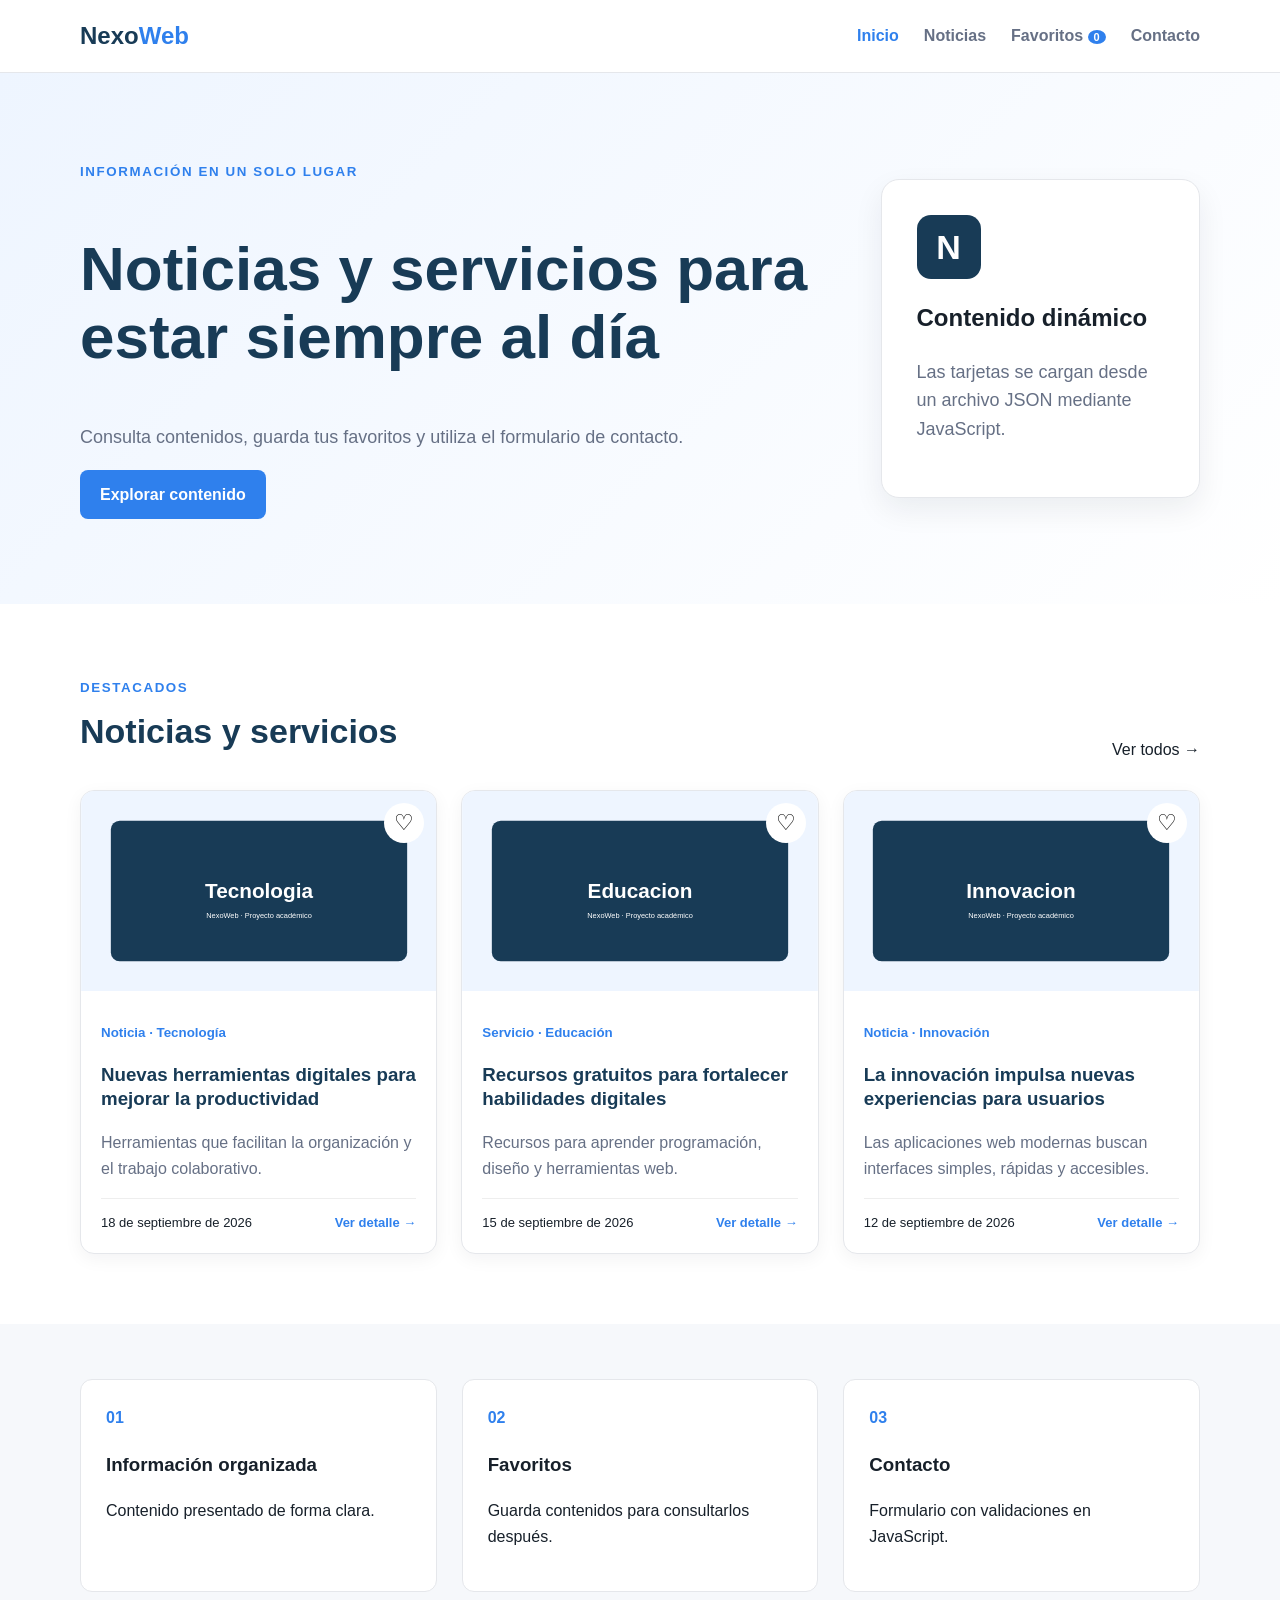
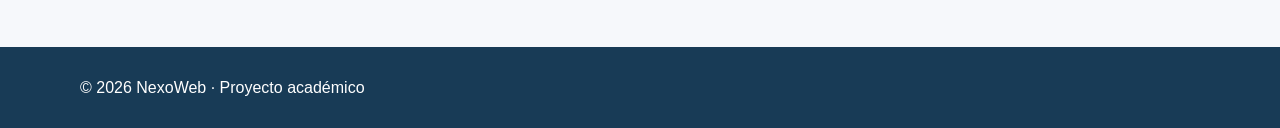
<file: index.html>
<!doctype html>
<html lang="es">
  <head>
    <meta charset="utf-8" />
    <meta name="viewport" content="width=device-width,initial-scale=1" />
    <title>NexoWeb | Inicio</title>
    <link rel="stylesheet" href="css/styles.css" />
  </head>
  <body>
    <header>
      <div class="nav wrap">
        <a class="logo" href="index.html">Nexo<span>Web</span></a>
        <nav>
          <a class="active" href="index.html">Inicio</a
          ><a href="noticias.html">Noticias</a
          ><a href="favoritos.html">Favoritos <b id="count">0</b></a
          ><a href="contacto.html">Contacto</a>
        </nav>
        <button id="menu">☰</button>
      </div>
    </header>
    <main>
      <section class="hero">
        <div class="wrap hero-grid">
          <div>
            <small>INFORMACIÓN EN UN SOLO LUGAR</small>
            <h1>Noticias y servicios para estar siempre al día</h1>
            <p>
              Consulta contenidos, guarda tus favoritos y utiliza el formulario
              de contacto.
            </p>
            <a class="btn" href="noticias.html">Explorar contenido</a>
          </div>
          <div class="hero-box">
            <strong>N</strong>
            <h2>Contenido dinámico</h2>
            <p>
              Las tarjetas se cargan desde un archivo JSON mediante JavaScript.
            </p>
          </div>
        </div>
      </section>
      <section class="section wrap">
        <div class="heading">
          <div>
            <small>DESTACADOS</small>
            <h2>Noticias y servicios</h2>
          </div>
          <a href="noticias.html">Ver todos →</a>
        </div>
        <div id="home" class="grid"></div>
      </section>
      <section class="soft">
        <div class="wrap features">
          <article>
            <b>01</b>
            <h3>Información organizada</h3>
            <p>Contenido presentado de forma clara.</p>
          </article>
          <article>
            <b>02</b>
            <h3>Favoritos</h3>
            <p>Guarda contenidos para consultarlos después.</p>
          </article>
          <article>
            <b>03</b>
            <h3>Contacto</h3>
            <p>Formulario con validaciones en JavaScript.</p>
          </article>
        </div>
      </section>
    </main>
    <footer><div class="wrap">© 2026 NexoWeb · Proyecto académico</div></footer>
    <script src="js/app.js"></script>
    <script src="js/home.js"></script>
  </body>
</html>
</file>
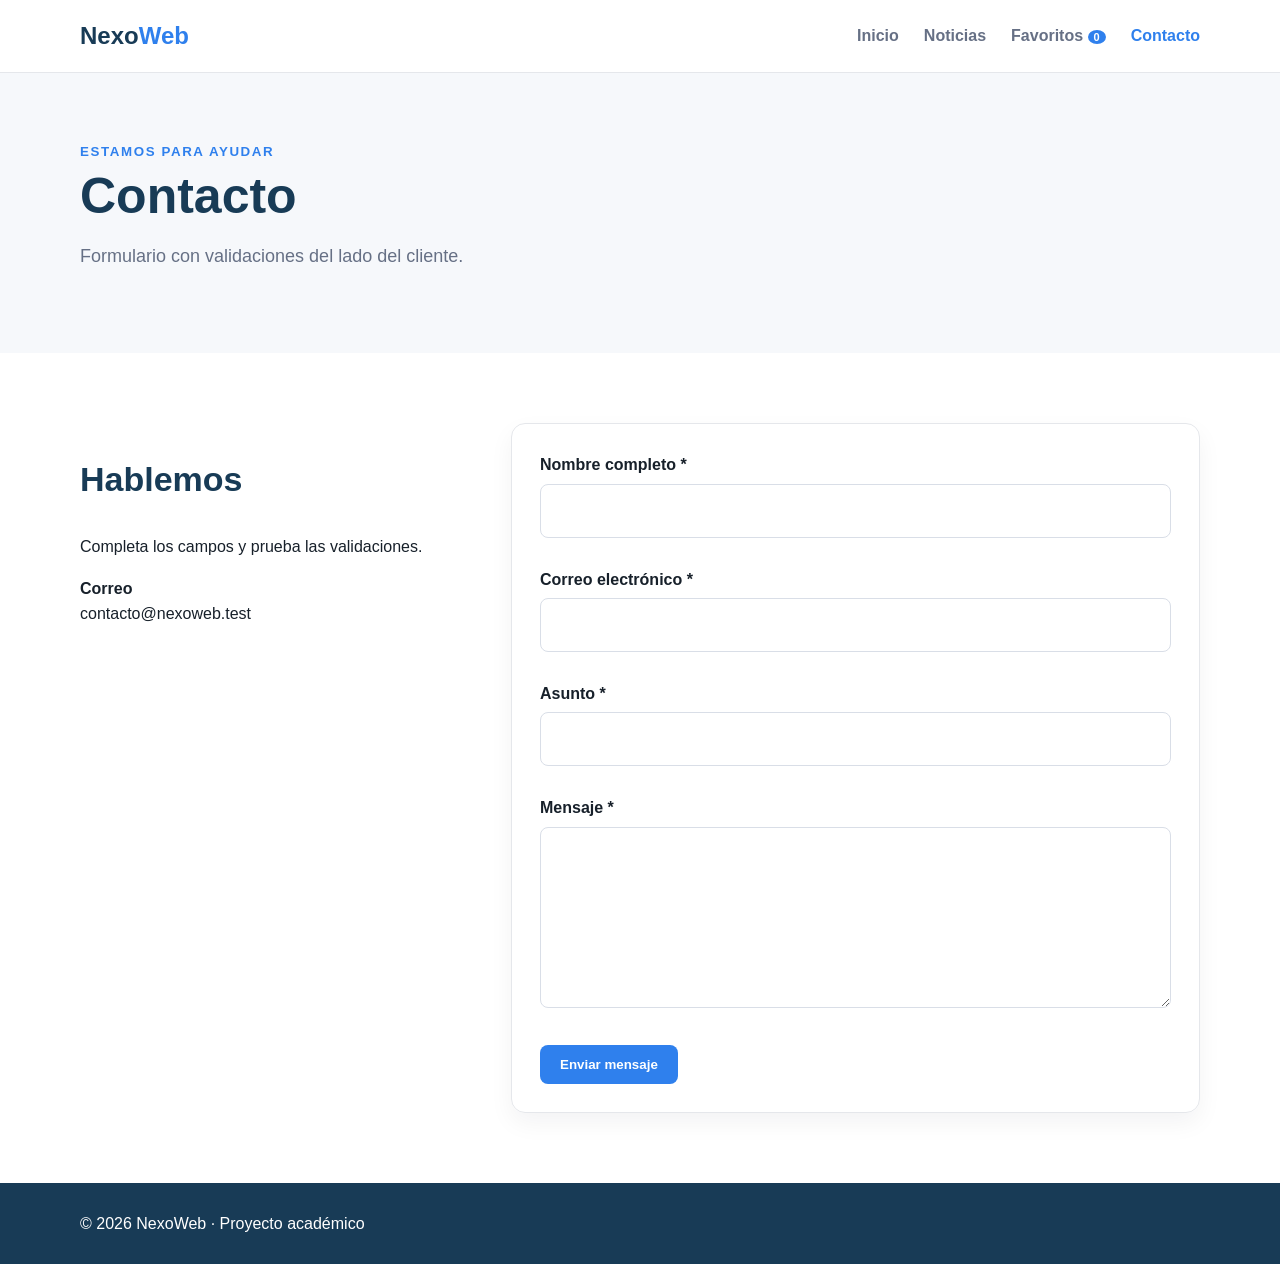
<file: contacto.html>
<!doctype html>
<html lang="es">
  <head>
    <meta charset="utf-8" />
    <meta name="viewport" content="width=device-width,initial-scale=1" />
    <title>NexoWeb | Contacto</title>
    <link rel="stylesheet" href="css/styles.css" />
  </head>
  <body>
    <header>
      <div class="nav wrap">
        <a class="logo" href="index.html">Nexo<span>Web</span></a>
        <nav>
          <a href="index.html">Inicio</a><a href="noticias.html">Noticias</a
          ><a href="favoritos.html">Favoritos <b id="count">0</b></a
          ><a class="active" href="contacto.html">Contacto</a>
        </nav>
        <button id="menu">☰</button>
      </div>
    </header>
    <main>
      <section class="page">
        <div class="wrap">
          <small>ESTAMOS PARA AYUDAR</small>
          <h1>Contacto</h1>
          <p>Formulario con validaciones del lado del cliente.</p>
        </div>
      </section>
      <section class="section wrap contact">
        <div>
          <h2>Hablemos</h2>
          <p>Completa los campos y prueba las validaciones.</p>
          <p><b>Correo</b><br />contacto@nexoweb.test</p>
        </div>
        <form id="form" novalidate>
          <label>Nombre completo *<input id="name" required /></label
          ><span class="error" id="e-name"></span
          ><label
            >Correo electrónico *<input
              id="email"
              type="email"
              required /></label
          ><span class="error" id="e-email"></span
          ><label>Asunto *<input id="subject" required /></label
          ><span class="error" id="e-subject"></span
          ><label
            >Mensaje *<textarea
              id="message"
              rows="6"
              required
            ></textarea></label
          ><span class="error" id="e-message"></span
          ><button class="btn">Enviar mensaje</button>
          <p id="success" class="success" hidden>
            Formulario validado correctamente. En un sistema real, aquí se
            enviaría la información.
          </p>
        </form>
      </section>
    </main>
    <footer><div class="wrap">© 2026 NexoWeb · Proyecto académico</div></footer>
    <script src="js/app.js"></script>
    <script src="js/formulario.js"></script>
  </body>
</html>
</file>
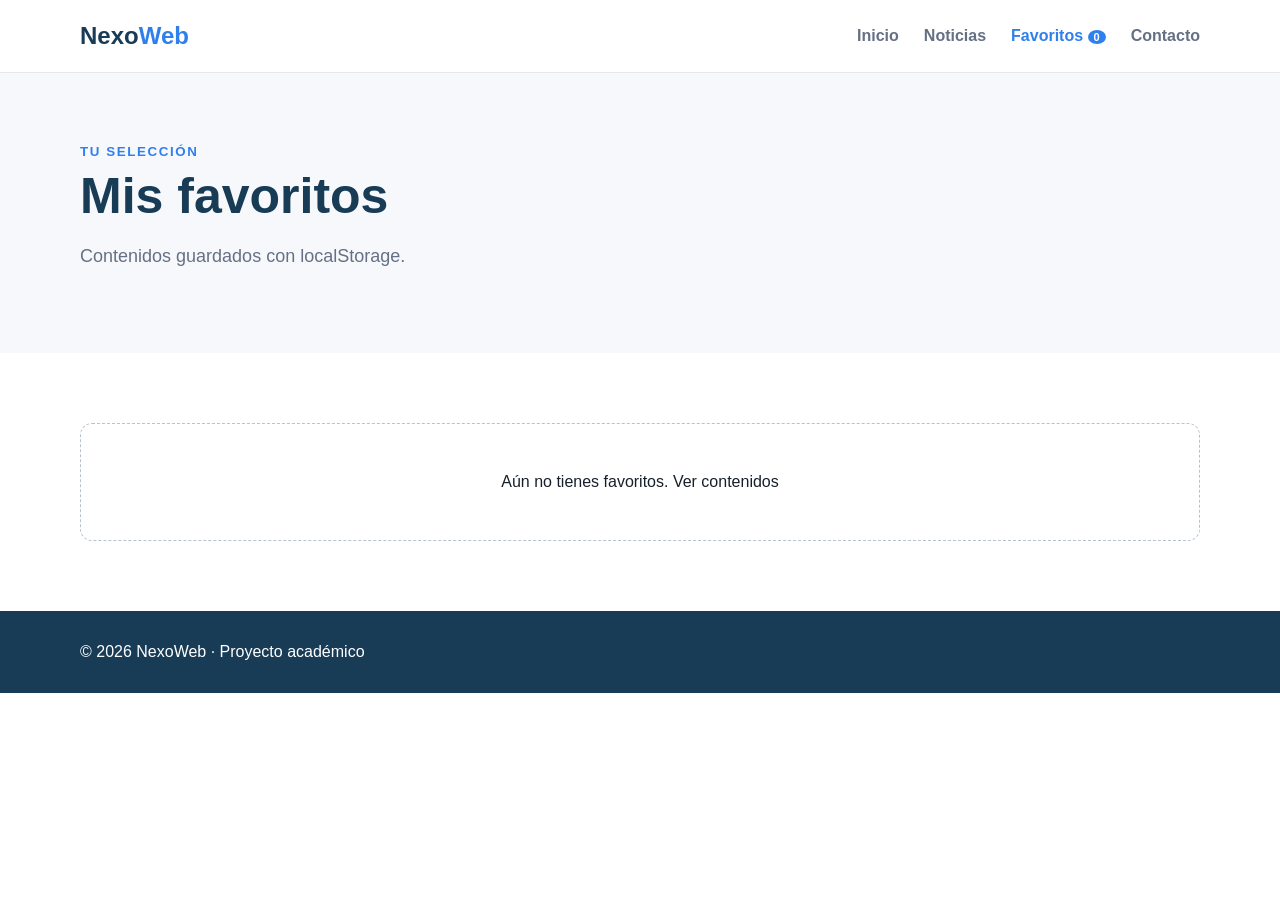
<file: favoritos.html>
<!doctype html>
<html lang="es">
  <head>
    <meta charset="utf-8" />
    <meta name="viewport" content="width=device-width,initial-scale=1" />
    <title>NexoWeb | Favoritos</title>
    <link rel="stylesheet" href="css/styles.css" />
  </head>
  <body>
    <header>
      <div class="nav wrap">
        <a class="logo" href="index.html">Nexo<span>Web</span></a>
        <nav>
          <a href="index.html">Inicio</a><a href="noticias.html">Noticias</a
          ><a class="active" href="favoritos.html"
            >Favoritos <b id="count">0</b></a
          ><a href="contacto.html">Contacto</a>
        </nav>
        <button id="menu">☰</button>
      </div>
    </header>
    <main>
      <section class="page">
        <div class="wrap">
          <small>TU SELECCIÓN</small>
          <h1>Mis favoritos</h1>
          <p>Contenidos guardados con localStorage.</p>
        </div>
      </section>
      <section class="section wrap">
        <div id="favorites" class="grid"></div>
        <div id="no-fav" class="empty" hidden>
          Aún no tienes favoritos. <a href="noticias.html">Ver contenidos</a>
        </div>
      </section>
    </main>
    <footer><div class="wrap">© 2026 NexoWeb · Proyecto académico</div></footer>
    <script src="js/app.js"></script>
    <script src="js/favoritos-page.js"></script>
  </body>
</html>
</file>
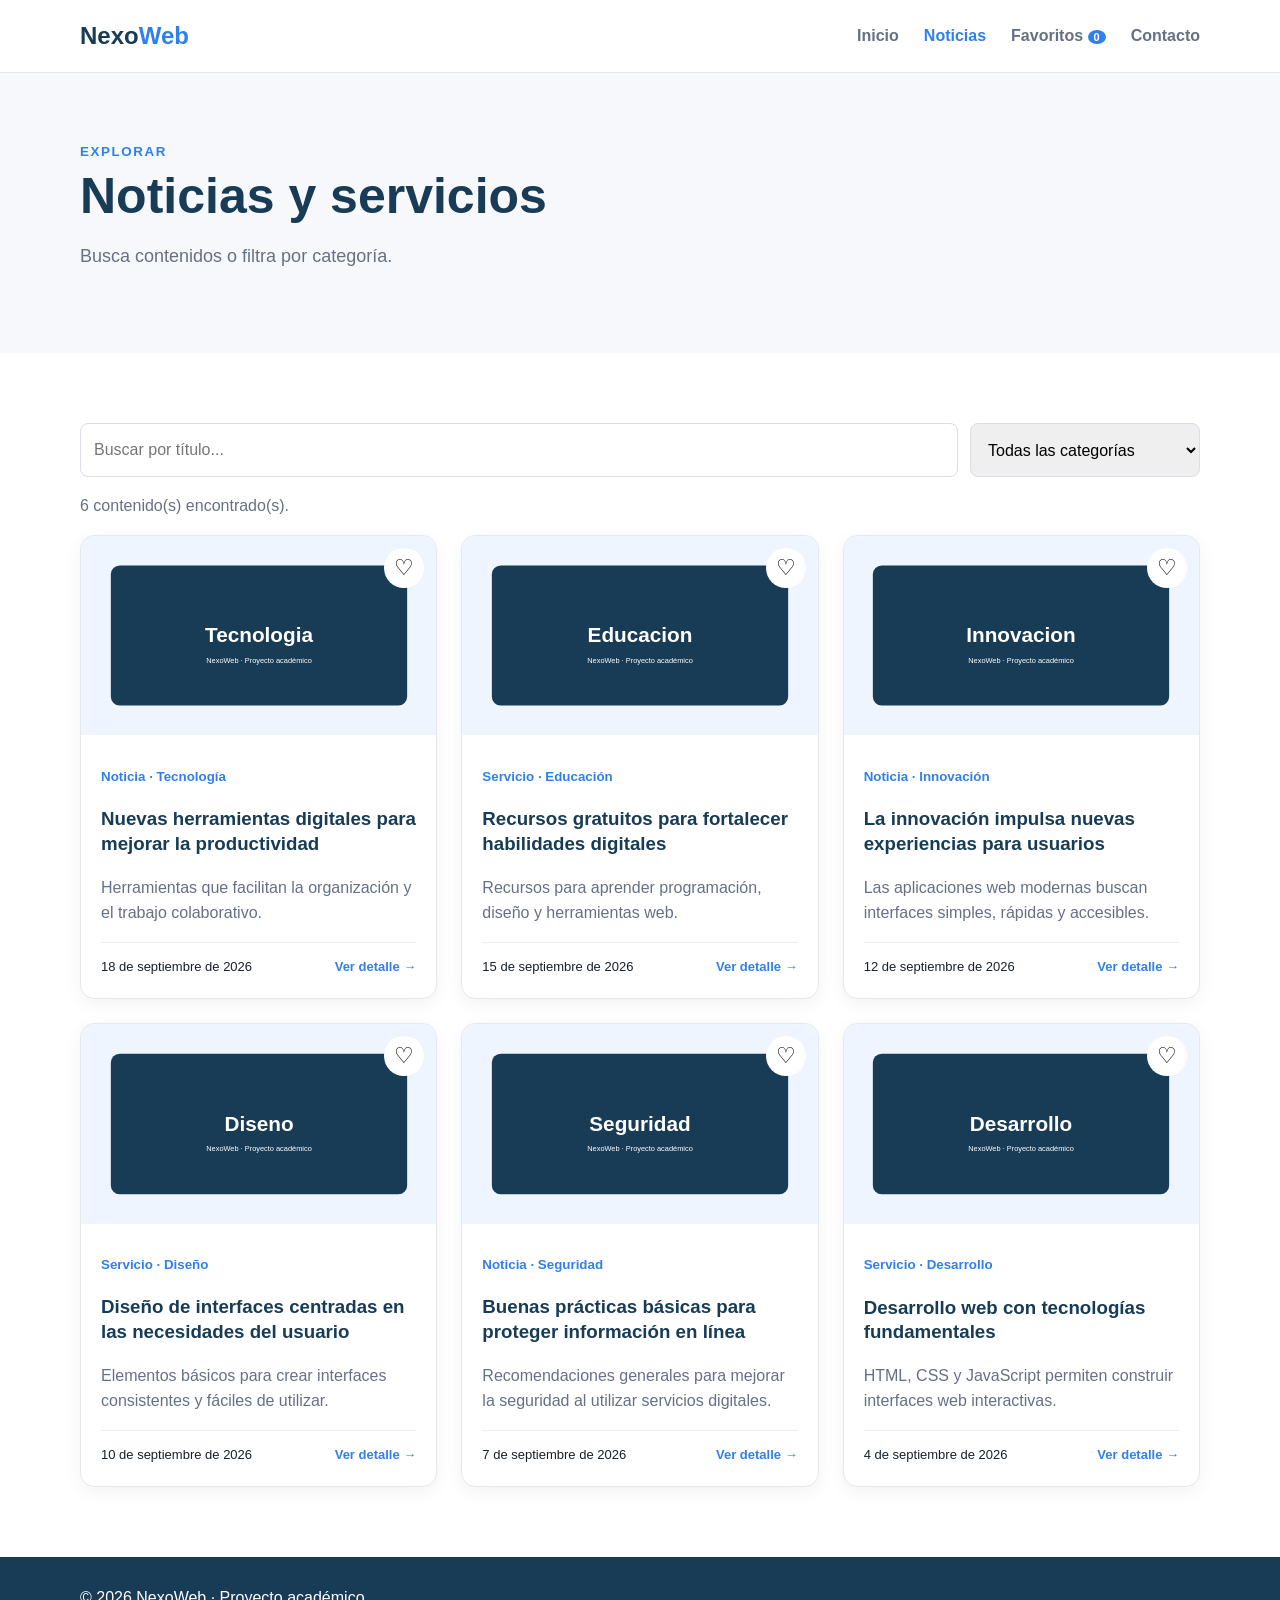
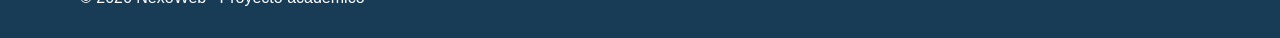
<file: noticias.html>
<!doctype html>
<html lang="es">
  <head>
    <meta charset="utf-8" />
    <meta name="viewport" content="width=device-width,initial-scale=1" />
    <title>NexoWeb | Noticias</title>
    <link rel="stylesheet" href="css/styles.css" />
  </head>
  <body>
    <header>
      <div class="nav wrap">
        <a class="logo" href="index.html">Nexo<span>Web</span></a>
        <nav>
          <a href="index.html">Inicio</a
          ><a class="active" href="noticias.html">Noticias</a
          ><a href="favoritos.html">Favoritos <b id="count">0</b></a
          ><a href="contacto.html">Contacto</a>
        </nav>
        <button id="menu">☰</button>
      </div>
    </header>
    <main>
      <section class="page">
        <div class="wrap">
          <small>EXPLORAR</small>
          <h1>Noticias y servicios</h1>
          <p>Busca contenidos o filtra por categoría.</p>
        </div>
      </section>
      <section class="section wrap">
        <div class="tools">
          <input id="search" placeholder="Buscar por título..." /><select
            id="filter"
          >
            <option value="all">Todas las categorías</option>
          </select>
        </div>
        <p id="info"></p>
        <div id="grid" class="grid"></div>
        <div id="empty" class="empty" hidden>No encontramos resultados.</div>
      </section>
    </main>
    <footer><div class="wrap">© 2026 NexoWeb · Proyecto académico</div></footer>
    <script src="js/app.js"></script>
    <script src="js/listado.js"></script>
  </body>
</html>
</file>
<file: css/styles.css>
* {
  box-sizing: border-box;
}
body {
  margin: 0;
  font-family: Arial, sans-serif;
  color: #17202a;
  line-height: 1.6;
}
a {
  text-decoration: none;
  color: inherit;
}
.wrap {
  width: min(1120px, calc(100% - 40px));
  margin: auto;
}
header {
  position: sticky;
  top: 0;
  background: #fff;
  border-bottom: 1px solid #e5e7eb;
  z-index: 5;
}
.nav {
  min-height: 72px;
  display: flex;
  align-items: center;
  justify-content: space-between;
}
.logo {
  font-size: 24px;
  font-weight: 800;
  color: #183b56;
}
.logo span {
  color: #2f80ed;
}
nav {
  display: flex;
  gap: 25px;
}
nav a {
  color: #667085;
  font-weight: 700;
}
nav a.active,
nav a:hover {
  color: #2f80ed;
}
nav b {
  background: #2f80ed;
  color: #fff;
  border-radius: 50%;
  padding: 1px 6px;
  font-size: 11px;
}
#menu {
  display: none;
  border: 0;
  background: none;
  font-size: 24px;
}
.hero {
  padding: 85px 0;
  background: linear-gradient(135deg, #eef5ff, #fff);
}
.hero-grid {
  display: grid;
  grid-template-columns: 1.4fr 0.6fr;
  gap: 55px;
  align-items: center;
}
.hero h1,
.page h1 {
  font-size: clamp(36px, 5vw, 62px);
  line-height: 1.1;
  color: #183b56;
}
.hero p,
.page p {
  color: #667085;
  font-size: 18px;
}
.hero small,
.page small,
.heading small {
  font-weight: 800;
  letter-spacing: 0.12em;
  color: #2f80ed;
}
.hero-box {
  padding: 35px;
  background: #fff;
  border: 1px solid #e5e7eb;
  border-radius: 18px;
  box-shadow: 0 12px 30px #10182812;
}
.hero-box strong {
  display: grid;
  place-items: center;
  width: 64px;
  height: 64px;
  border-radius: 14px;
  background: #183b56;
  color: #fff;
  font-size: 34px;
}
.btn {
  display: inline-block;
  border: 0;
  border-radius: 8px;
  background: #2f80ed;
  color: #fff;
  padding: 12px 20px;
  font-weight: 800;
  cursor: pointer;
}
.section {
  padding: 70px 0;
}
.heading {
  display: flex;
  justify-content: space-between;
  align-items: end;
  margin-bottom: 28px;
}
.heading h2 {
  font-size: 34px;
  color: #183b56;
  margin: 4px 0;
}
.grid {
  display: grid;
  grid-template-columns: repeat(3, 1fr);
  gap: 24px;
}
.card {
  border: 1px solid #e5e7eb;
  border-radius: 14px;
  overflow: hidden;
  background: #fff;
  box-shadow: 0 5px 18px #1018280d;
}
.pic {
  position: relative;
  aspect-ratio: 16/9;
}
.pic img {
  width: 100%;
  height: 100%;
  object-fit: cover;
}
.heart {
  position: absolute;
  right: 12px;
  top: 12px;
  border: 0;
  background: #fff;
  border-radius: 50%;
  width: 40px;
  height: 40px;
  font-size: 22px;
  cursor: pointer;
}
.heart.on {
  color: #d64545;
}
.body {
  padding: 20px;
}
.body small {
  color: #2f80ed;
  font-weight: 700;
}
.body h3 {
  color: #183b56;
  line-height: 1.3;
}
.body p {
  color: #667085;
}
.card-foot {
  border-top: 1px solid #eee;
  padding-top: 14px;
  display: flex;
  justify-content: space-between;
  gap: 10px;
  font-size: 13px;
}
.card-foot a {
  color: #2f80ed;
  font-weight: 700;
}
.soft,
.page {
  background: #f6f8fb;
}
.soft {
  padding: 55px 0;
}
.features {
  display: grid;
  grid-template-columns: repeat(3, 1fr);
  gap: 25px;
}
.features article {
  padding: 25px;
  background: #fff;
  border: 1px solid #e5e7eb;
  border-radius: 12px;
}
.features b {
  color: #2f80ed;
}
.page {
  padding: 65px 0;
}
.page h1 {
  font-size: 50px;
  margin: 5px 0;
}
.tools {
  display: grid;
  grid-template-columns: 1fr 230px;
  gap: 12px;
  margin-bottom: 12px;
}
.tools input,
.tools select,
form input,
form textarea {
  width: 100%;
  padding: 13px;
  border: 1px solid #d9dee7;
  border-radius: 8px;
  font: inherit;
}
#info {
  color: #667085;
}
.empty {
  text-align: center;
  border: 1px dashed #b8c1cc;
  border-radius: 12px;
  padding: 45px;
}
.detail {
  display: grid;
  grid-template-columns: 1fr 1fr;
  gap: 50px;
  align-items: center;
  margin-top: 25px;
}
.detail img {
  width: 100%;
  border-radius: 15px;
}
.detail h1 {
  font-size: 46px;
  line-height: 1.15;
  color: #183b56;
}
.detail p {
  color: #667085;
}
.lead {
  font-size: 19px;
}
.contact {
  display: grid;
  grid-template-columns: 0.7fr 1.3fr;
  gap: 60px;
}
.contact h2 {
  font-size: 34px;
  color: #183b56;
}
form {
  padding: 28px;
  border: 1px solid #e5e7eb;
  border-radius: 14px;
  box-shadow: 0 10px 25px #1018280d;
}
form label {
  display: block;
  font-weight: 700;
  margin-bottom: 5px;
}
form input,
form textarea {
  margin: 6px 0 2px;
}
.error {
  display: block;
  color: #c0392b;
  min-height: 22px;
  font-size: 13px;
}
.success {
  padding: 12px;
  background: #e9f7ef;
  color: #17663a;
  border-radius: 8px;
}
footer {
  padding: 28px 0;
  background: #183b56;
  color: #fff;
}
@media (max-width: 850px) {
  nav {
    display: none;
    position: absolute;
    top: 72px;
    left: 20px;
    right: 20px;
    padding: 15px;
    background: #fff;
    border: 1px solid #ddd;
    box-shadow: 0 10px 25px #0001;
    flex-direction: column;
  }
  nav.open {
    display: flex;
  }
  #menu {
    display: block;
  }
  .hero-grid,
  .detail,
  .contact {
    grid-template-columns: 1fr;
  }
  .grid,
  .features {
    grid-template-columns: repeat(2, 1fr);
  }
}
@media (max-width: 600px) {
  .wrap {
    width: calc(100% - 28px);
  }
  .grid,
  .features,
  .tools {
    grid-template-columns: 1fr;
  }
  .hero {
    padding: 55px 0;
  }
  .page h1 {
    font-size: 38px;
  }
  .detail h1 {
    font-size: 35px;
  }
}
</file>
